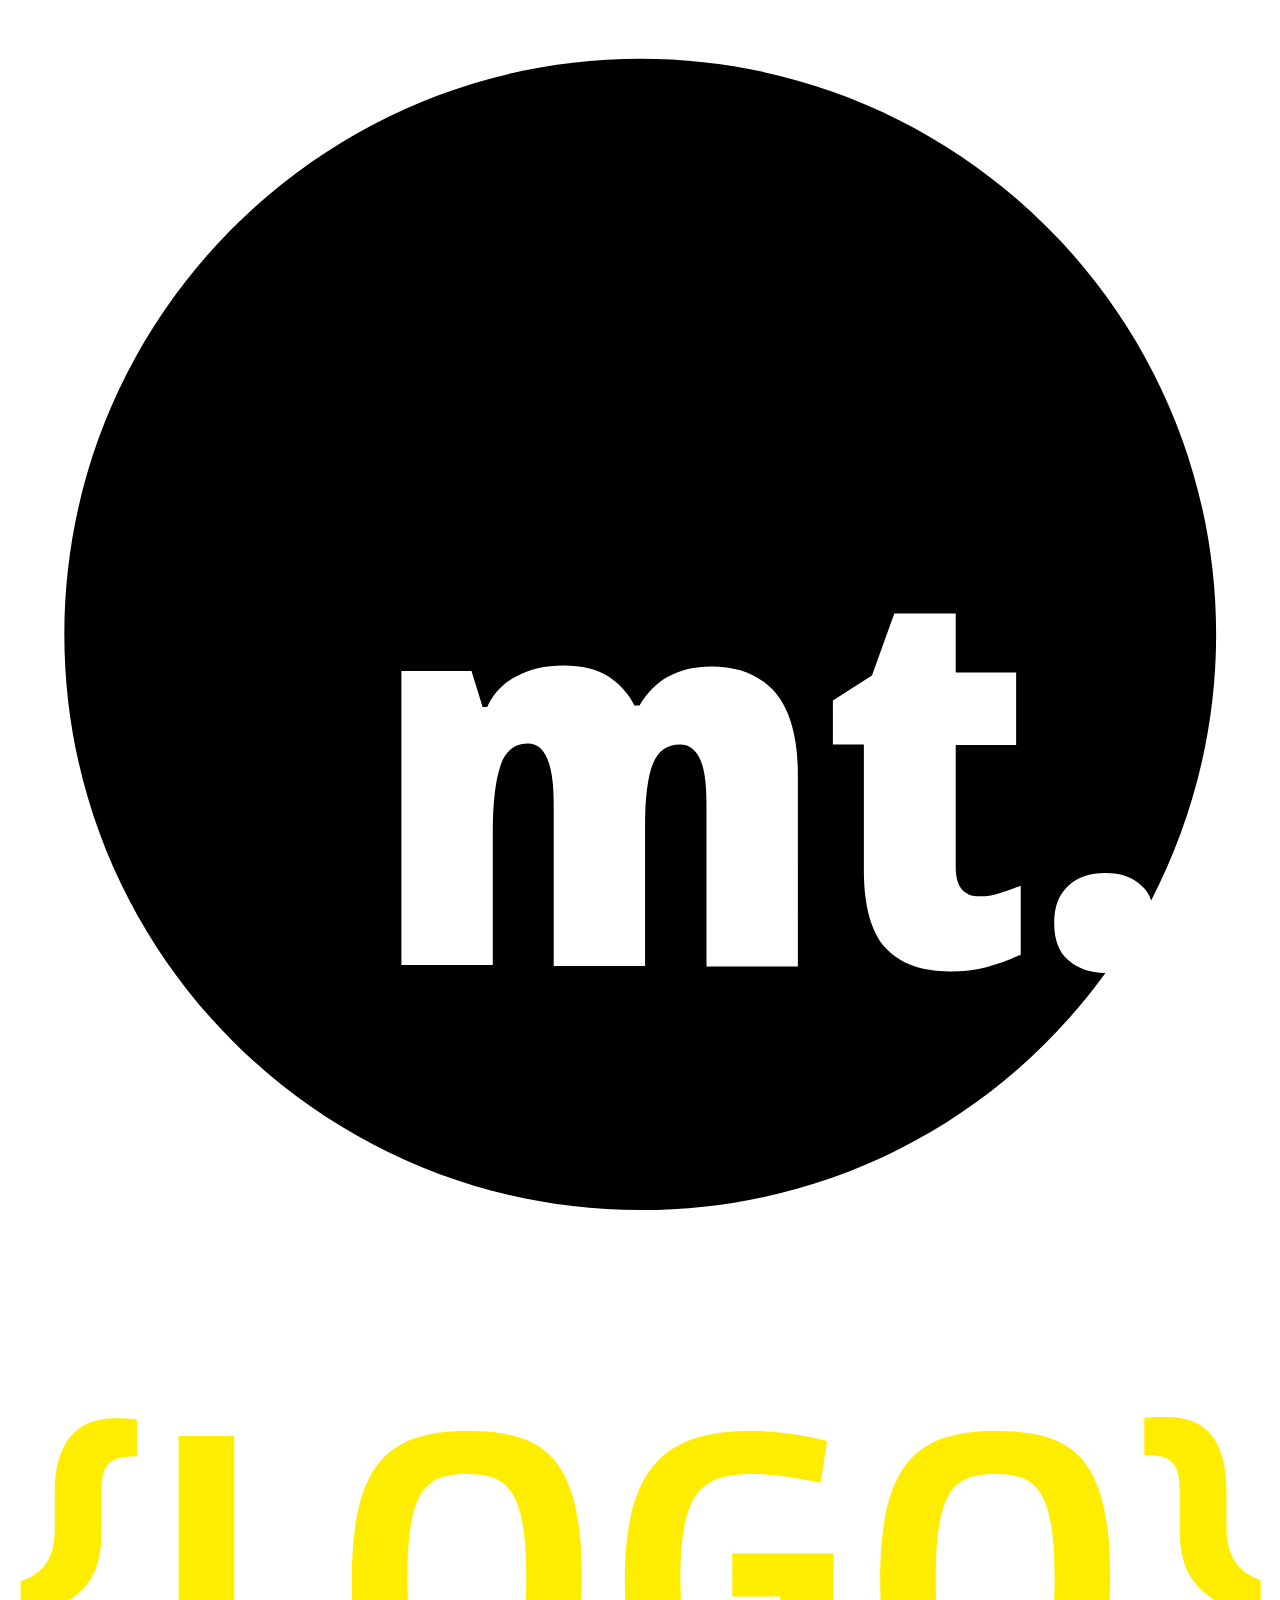
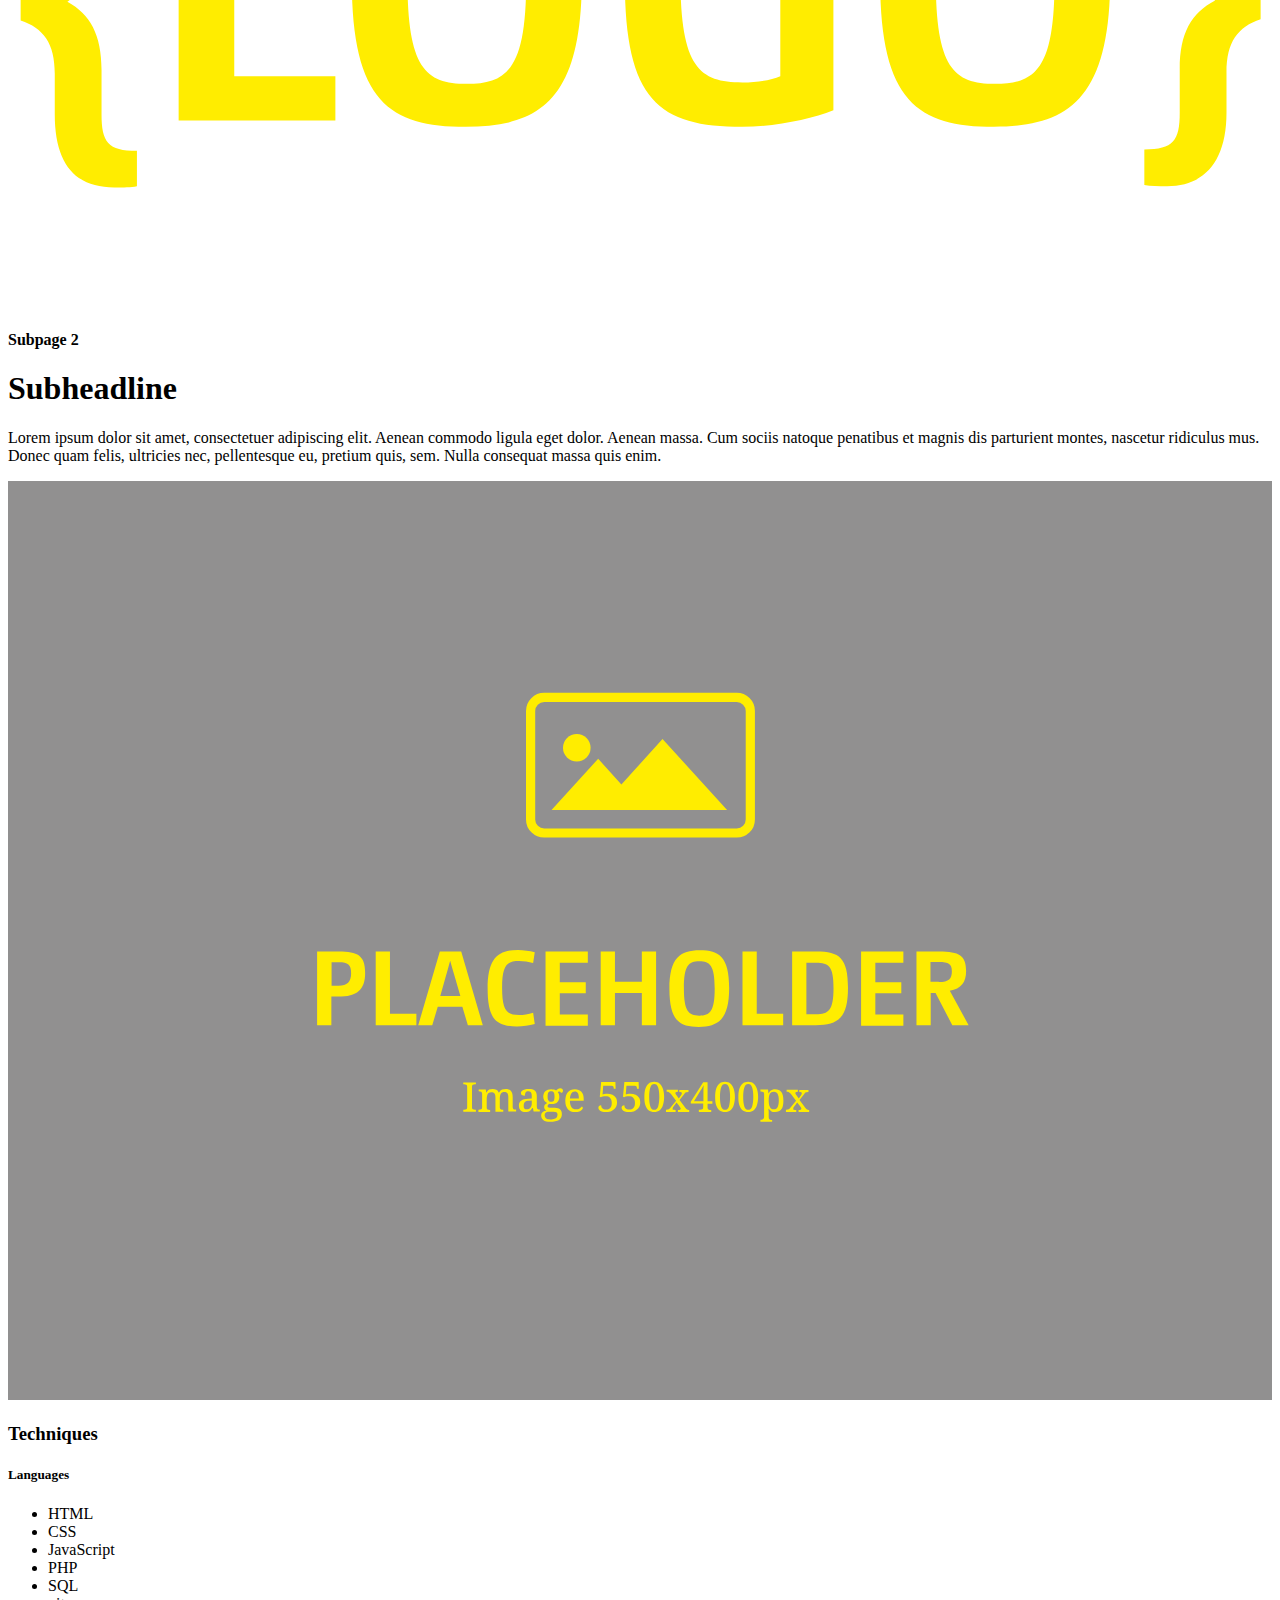
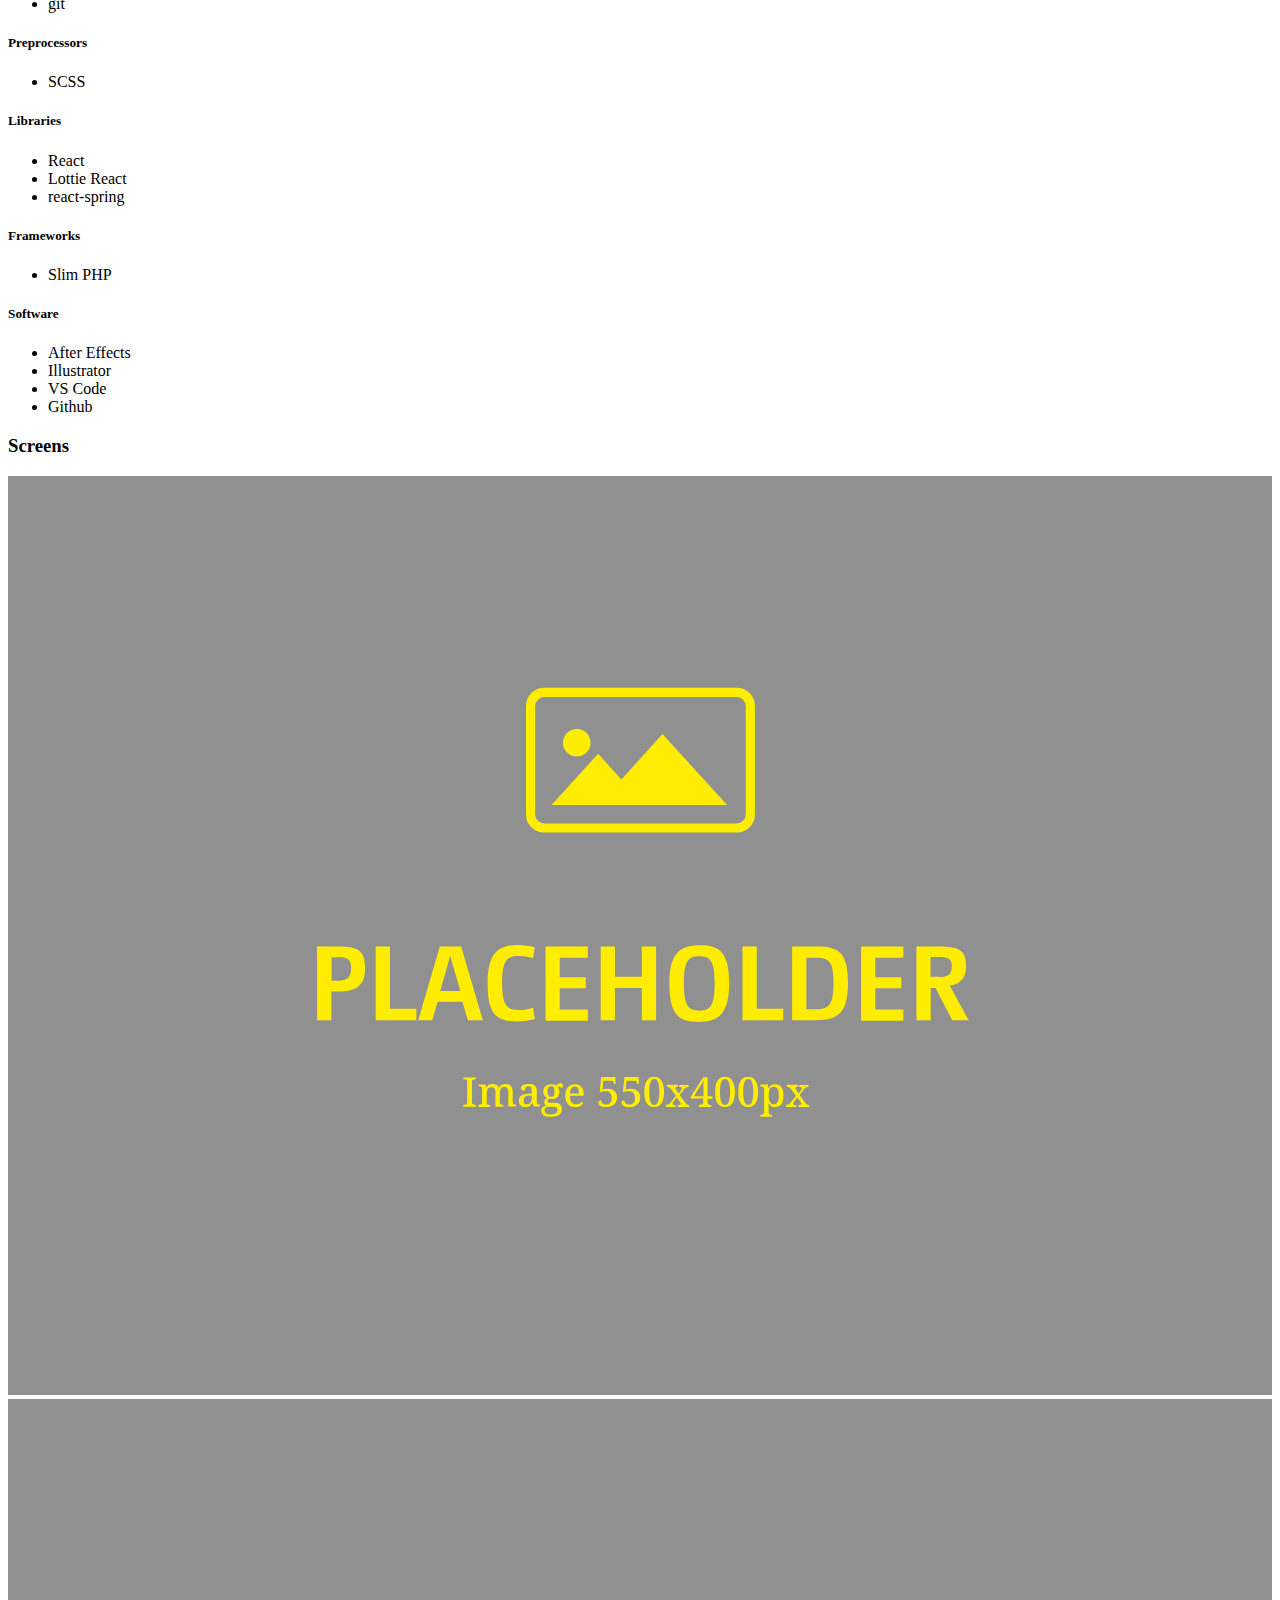
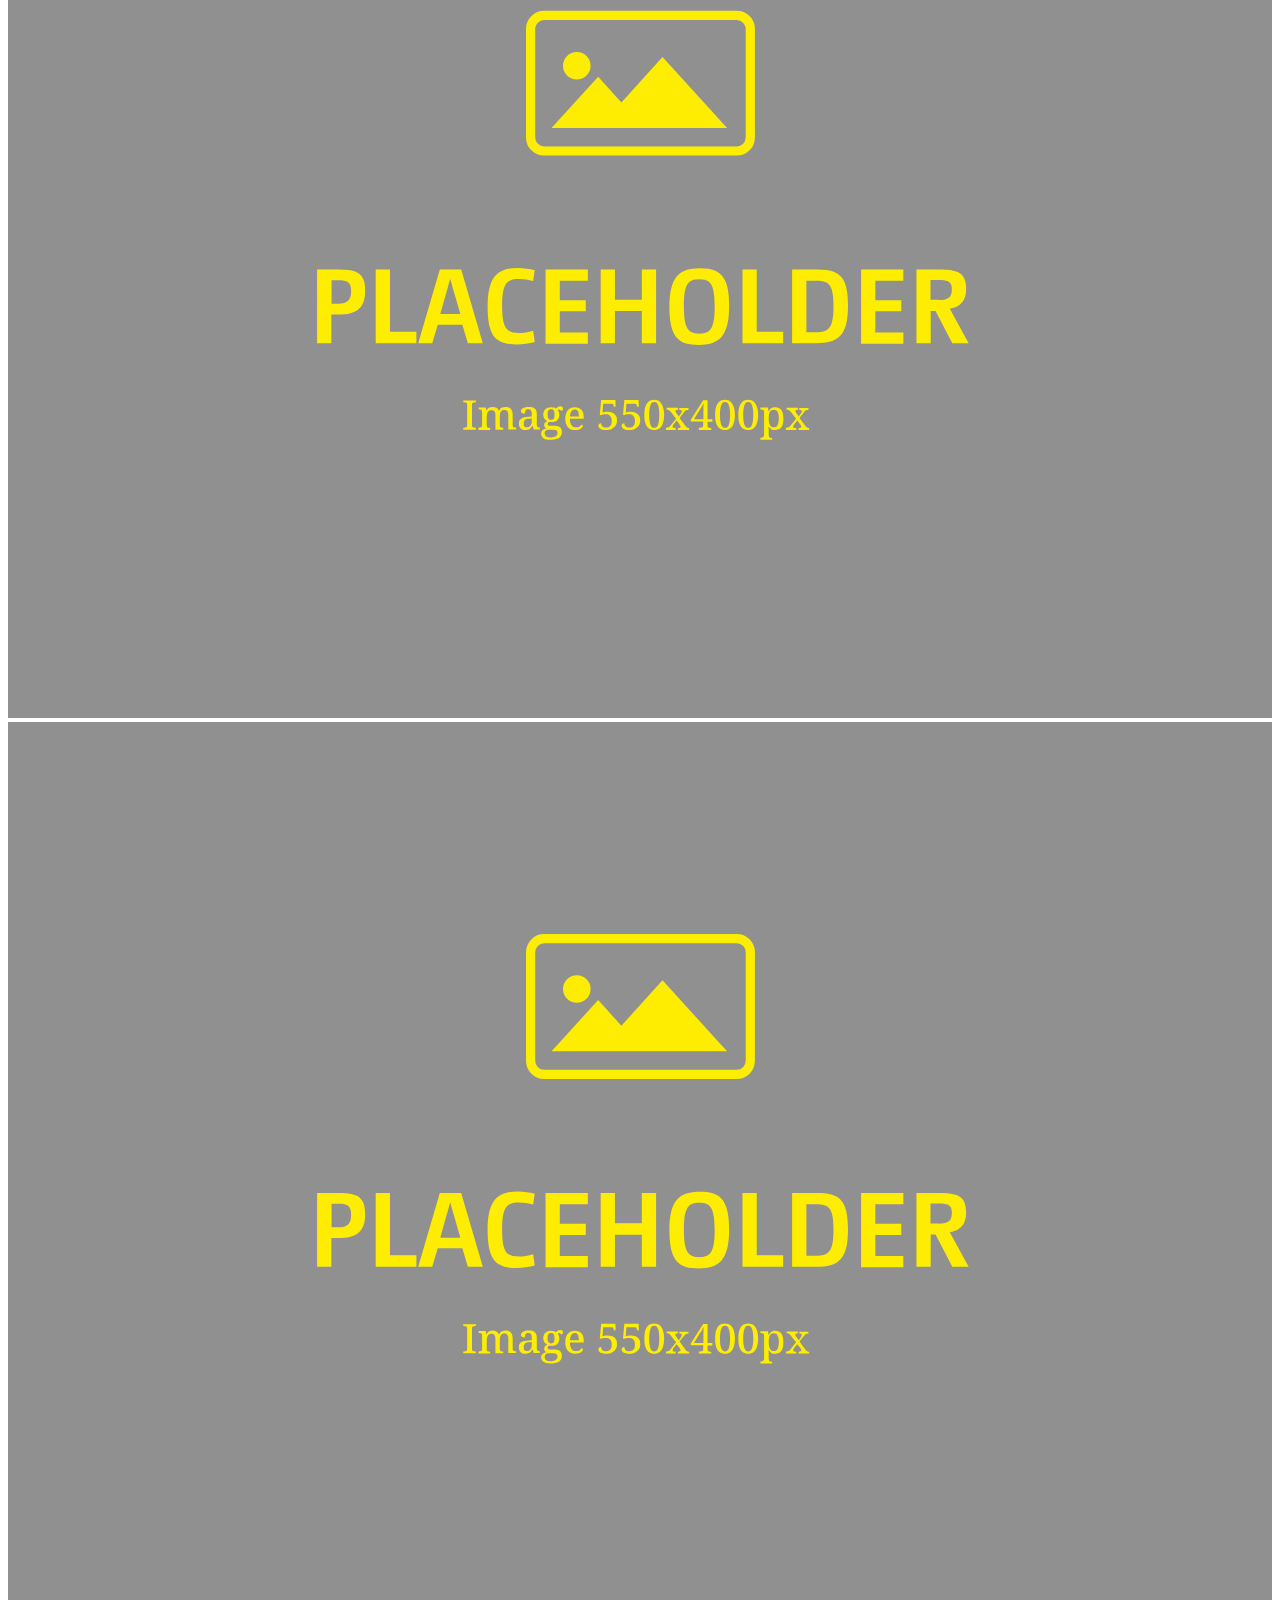
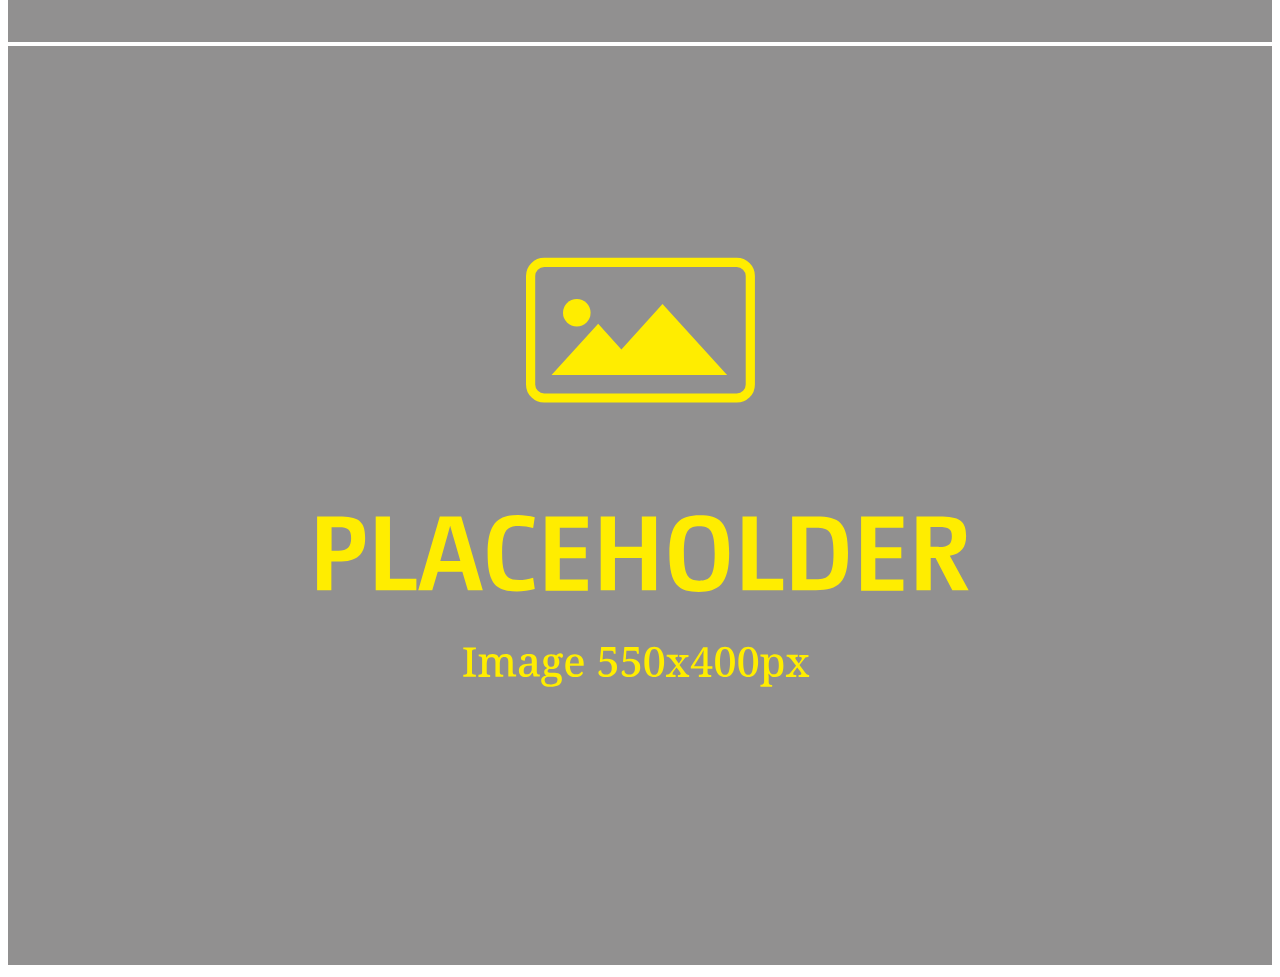
<file: subpage2.html>
<!DOCTYPE html>
<html>
    <head>
        <meta charset="UTF-8">
        <title>Mirja T. – Webdesigner</title>
        <meta name="viewport" content="width=device-width, initial-scale=1">
        <meta name="author" content="Mirja T.">
        <script type="text/javascript">
            document.addEventListener('DOMContentLoaded', function() {
                if(window.parent.document.body.classList.contains('fullpage')) {
                    document.body.classList.add('iframe');
                }
            });
        </script>
      </head>
    <body id="project-details">
        <header>
            <div id="logowrapper">
                <a href="#" title="Back to home page">
                    <svg version="1.1" id="logo" xmlns="http://www.w3.org/2000/svg" xmlns:xlink="http://www.w3.org/1999/xlink" x="0px" y="0px"
                        viewBox="0 0 249 248.5" style="enable-background:new 0 0 249 248.5;" xml:space="preserve">
                        <path class="st0" d="M216.2,190.1c-3.1,0-5.4-0.9-7.3-2.5c-1.9-1.6-2.8-4.1-2.8-7.3c0-3.3,0.9-5.7,2.8-7.4c1.7-1.6,4.2-2.5,7.3-2.5
        s5.4,0.9,7.1,2.5c0.9,0.7,1.5,1.7,1.9,2.9c8.1-15.7,12.8-33.5,12.8-52.4C238,60.8,187.2,10,124.6,10S11.1,60.8,11.1,123.4
        s50.8,113.4,113.4,113.4C162.4,236.9,195.7,218.4,216.2,190.1C216.3,190.1,216.2,190.1,216.2,190.1z M155.5,188.8h-17.9v-32
        c0-4.1-0.4-7-1.3-8.9c-0.9-1.9-2.2-2.8-3.9-2.8c-2.6,0-4.4,1.3-5.4,3.9c-1,2.6-1.5,6.7-1.5,12.2v27.5h-18v-32
        c0-7.9-1.7-11.8-5.1-11.8c-2.6,0-4.5,1.5-5.4,4.4c-1,2.9-1.5,7.4-1.5,13.5v25.7h-18v-57.9h13.8l2.2,7.1h0.9c1.2-2.6,3.1-4.7,5.7-6
        c2.6-1.5,5.7-2.2,9.3-2.2c3.6,0,6.7,0.7,8.9,2.2s3.9,3.3,5.1,5.7h1c1.5-2.5,3.3-4.4,5.7-5.7s5.1-2,8.4-2c5.5,0,9.7,1.7,12.7,5.2
        c2.9,3.5,4.4,8.9,4.4,16.1V188.8z M199.2,186.6c-1.9,1-4.1,1.7-6.3,2.3c-2.2,0.6-4.7,0.9-7.4,0.9c-5.7,0-9.9-1.6-12.7-4.7
        c-2.8-3.2-4.2-8.3-4.2-15.4v-24.6h-6.1v-8.7l7.7-4.9l4.4-12.2h12.1v11.6h11.9v14.3h-11.9v24.1c0,3.8,1.6,5.7,4.7,5.7
        c1.3,0,2.6-0.1,3.9-0.6c1.3-0.4,2.8-0.9,4.2-1.5v13.7L199.2,186.6L199.2,186.6z" />
                    </svg>
                </a>
            </div>
        </header>
        <main>
            <section class="section project-intro">
                <aside>
                    <div class="logo"><img src="./images/content/logo-placeholder.svg" alt="logo placeholder" /></div>
                    <h4>Subpage 2</h4>
                    <h1>Subheadline</h1>
                    <p>Lorem ipsum dolor sit amet, consectetuer adipiscing elit. Aenean commodo ligula eget dolor. Aenean massa. Cum sociis natoque penatibus et magnis dis parturient montes, nascetur ridiculus mus. Donec quam felis, ultricies nec, pellentesque eu, pretium quis, sem. Nulla consequat massa quis enim.</p>
                    
                </aside>
                <div class="header-image middlewrapper-m">
                    <div class="middle">
                        <div class="content">
                            <img src="./images/content/placeholder2.svg" alt="placeholder image" />
                        </div>
                    </div>
                </div>
            </section>
            <section class="section project-tasks">
                <h3 class="text-center">Techniques</h3>
                <div class="content grid-m">
                    <div class="techniques col-8">
                        <div>
                            <h5 class="h4">Languages</h5>
                            <ul class="list">
                                <li class="icon-html">HTML</li>
                                <li class="icon-css">CSS</li>
                                <li class="icon-js">JavaScript</li>
                                <li class="icon-php">PHP</li>
                                <li class="icon-sql">SQL</li>
                                <li class="icon-git">git</li>
                            </ul>
                        </div>
                        <div>
                            <h5 class="h4">Preprocessors</h5>
                            <ul class="list">
                                <li class="icon-sass">SCSS</li>
                            </ul>
                        </div>
                        <div>
                            <h5 class="h4">Libraries</h5>
                            <ul class="list">
                                <li class="icon-react">React</li>
                                <li class="icon-lottie">Lottie React</li>
                                <li class="icon-spring">react-spring</li>
                            </ul>
                        </div>
                        <div>
                            <h5 class="h4">Frameworks</h5>
                            <ul class="list">
                                <li class="icon-slim">Slim PHP</li>
                            </ul>
                        </div>
                        <div>
                            <h5 class="h4">Software</h5>
                            <ul class="list">
                                <li class="icon-ae">After Effects</li>
                                <li class="icon-ai">Illustrator</li>
                                <li class="icon-vscode">VS Code</li>
                                <li class="icon-github">Github</li>
                            </ul>
                        </div>
                    </div>
                </div>
            </section>
            <section class="section project-screens grid-m">
                <h3 class="text-center">Screens</h3>
                <div class="content grid-m">
                    <div class="col-6">
                        <div><img src="./images/content/placeholder2.svg" alt="placeholder image" /></div>
                        <div><img src="./images/content/placeholder2.svg" alt="placeholder image" /></div>
                    </div>
                    <div class="col-6">
                        <div><img src="./images/content/placeholder2.svg" alt="placeholder image" /></div>
                        <div><img src="./images/content/placeholder2.svg" alt="placeholder image" /></div>
                    </div>
                </div>
            </section>
        </main>
    </body>
</html>
</file>
